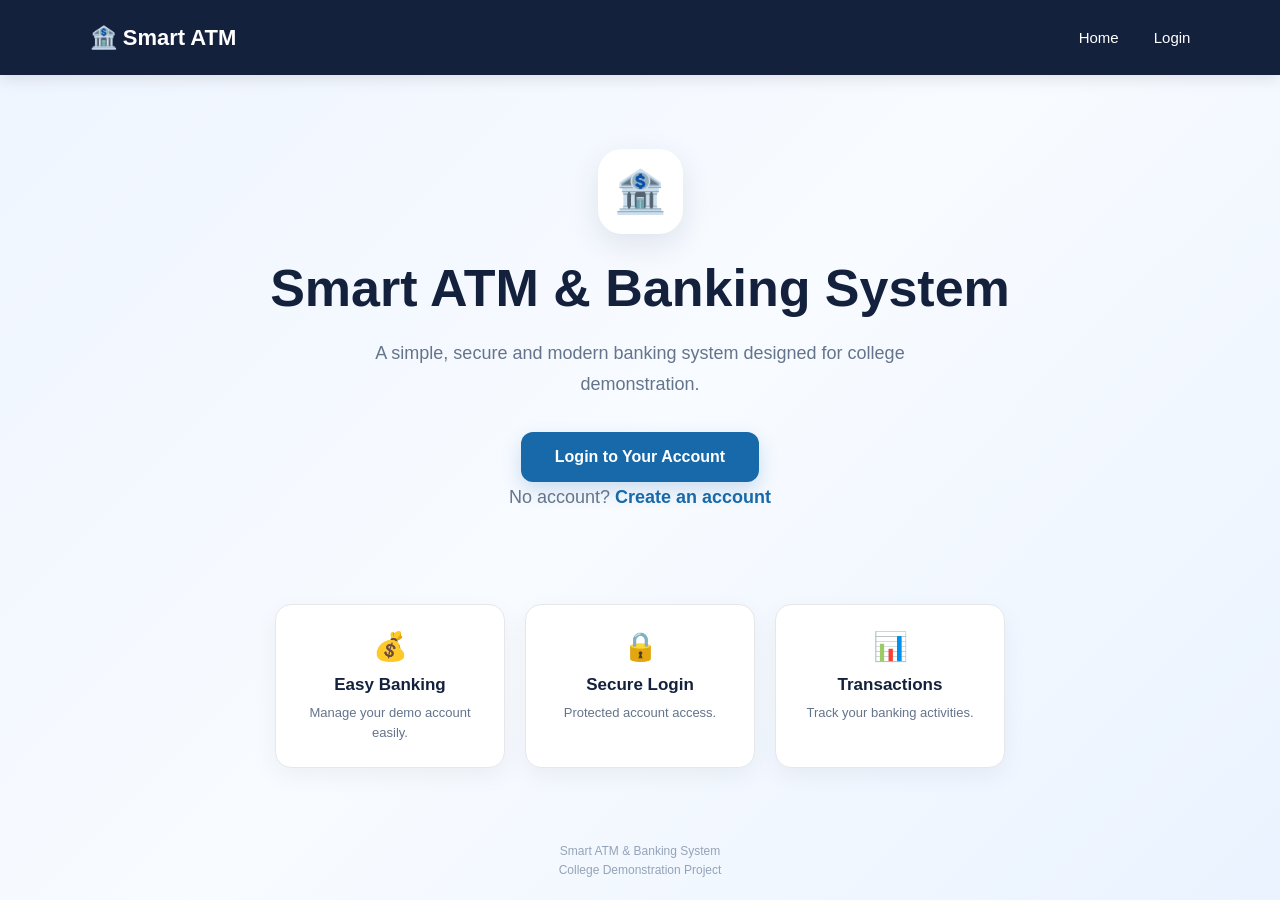
<file: index.html>
﻿<!DOCTYPE html>
<html>

<head>
    <title>Smart ATM & Banking System</title>

    <link rel="stylesheet" href="style.css">
</head>

<body class="home-page">

    <!-- NAVIGATION -->

    <nav class="home-navbar">

        <div class="logo">
            🏦 Smart ATM
        </div>

        <div class="home-links">
            <a href="index.html">Home</a>
            <a href="login.html">Login</a>
        </div>

    </nav>


    <!-- HERO SECTION -->

    <main class="home-hero">

        <div class="hero-content">

            <div class="hero-icon">
                🏦
            </div>

            <h1>
                Smart ATM & Banking System
            </h1>

            <p>
                A simple, secure and modern banking system
                designed for college demonstration.
            </p>

            <a href="login.html">
    <button class="hero-login-button">
        Login to Your Account
    </button>
</a>

<p class="create-account-text">
    No account?
    <a href="create-account.html">Create an account</a>
</p>

        </div>


        <!-- FEATURES -->

        <div class="home-features">

            <div class="feature-card">
                <span>💰</span>
                <h3>Easy Banking</h3>
                <p>Manage your demo account easily.</p>
            </div>

            <div class="feature-card">
                <span>🔒</span>
                <h3>Secure Login</h3>
                <p>Protected account access.</p>
            </div>

            <div class="feature-card">
                <span>📊</span>
                <h3>Transactions</h3>
                <p>Track your banking activities.</p>
            </div>

        </div>

    </main>


    <!-- FOOTER -->

    <footer class="home-footer">

        Smart ATM & Banking System
        <br>

        College Demonstration Project

    </footer>

</body>

</html>
</file>
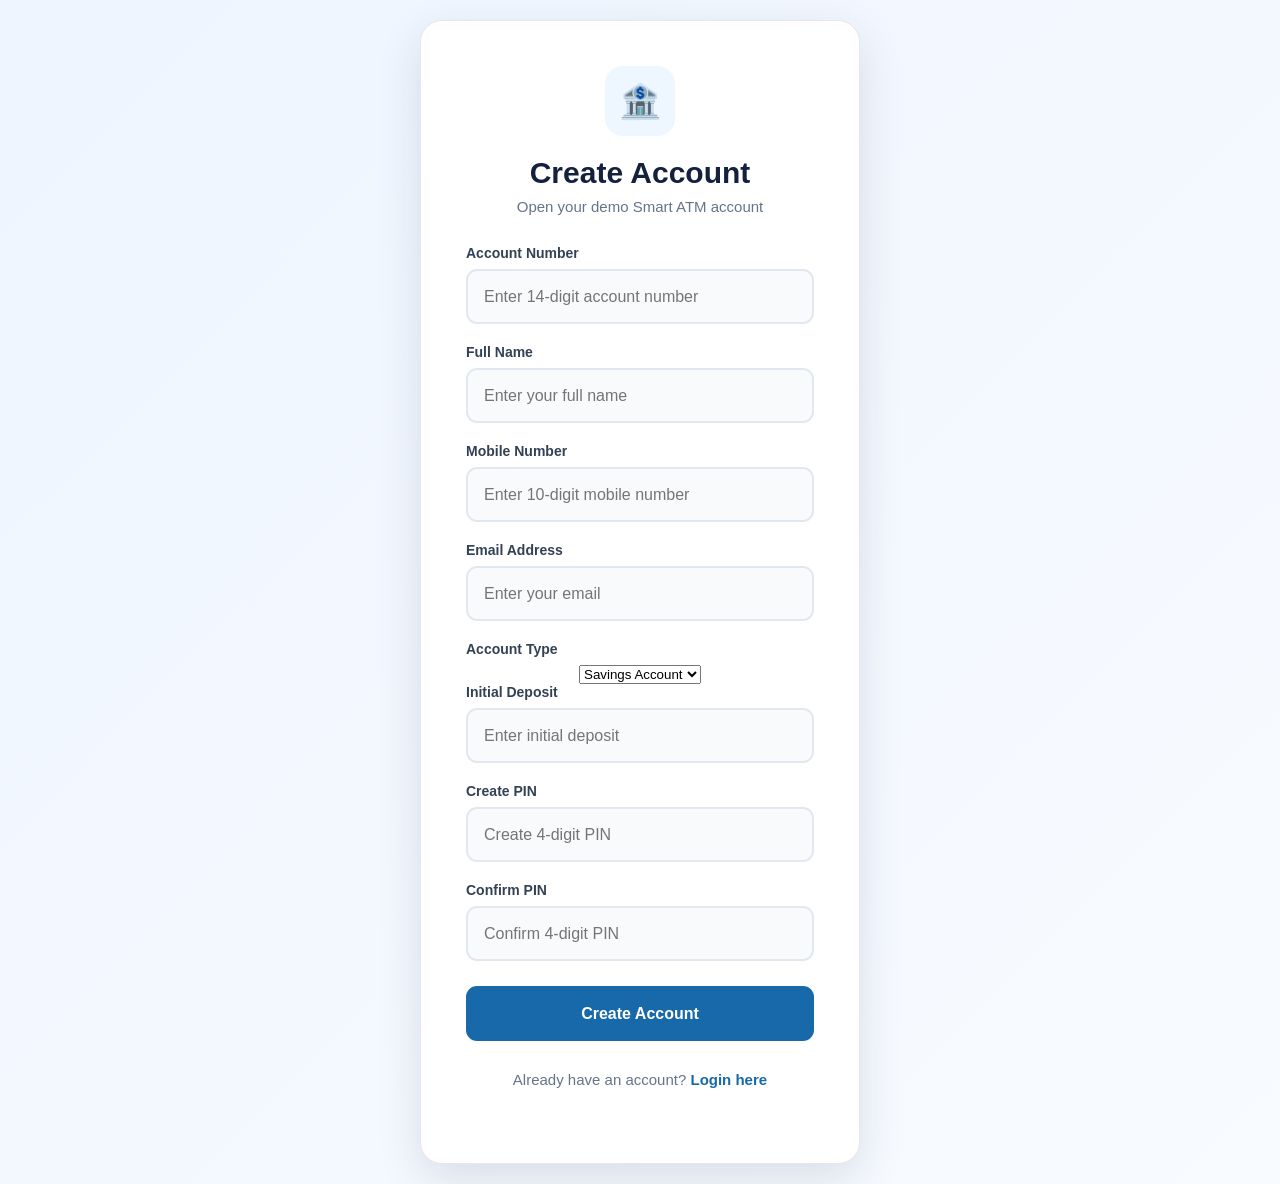
<file: create-account.html>
<!DOCTYPE html>
<html>

<head>
    <title>Create Account - Smart ATM</title>
    <link rel="stylesheet" href="style.css">
</head>

<body class="login-page">

    <div class="login-container">

        <div class="login-icon">
            🏦
        </div>

        <h1>Create Account</h1>

        <p>Open your demo Smart ATM account</p>
        <label>Account Number</label>

<input
    type="text"
    id="newAccountNumber"
    placeholder="Enter 14-digit account number"
    maxlength="14"
>

        <label>Full Name</label>

        <input
            type="text"
            id="fullName"
            placeholder="Enter your full name"
        >

        <label>Mobile Number</label>

        <input
            type="tel"
            id="mobile"
            placeholder="Enter 10-digit mobile number"
            maxlength="10"
        >

        <label>Email Address</label>

        <input
            type="email"
            id="email"
            placeholder="Enter your email"
        >

        <label>Account Type</label>

        <select id="accountType">
            <option value="Savings">Savings Account</option>
            <option value="Current">Current Account</option>
        </select>

        <label>Initial Deposit</label>

        <input
            type="number"
            id="initialDeposit"
            placeholder="Enter initial deposit"
        >

        <label>Create PIN</label>

        <input
            type="password"
            id="newPin"
            placeholder="Create 4-digit PIN"
            maxlength="4"
        >

        <label>Confirm PIN</label>

        <input
            type="password"
            id="confirmPin"
            placeholder="Confirm 4-digit PIN"
            maxlength="4"
        >

        <button onclick="createAccount()">
            Create Account
        </button>

        <p id="createMessage"></p>

        <p class="create-account-text">
            Already have an account?
            <a href="login.html">Login here</a>
        </p>

    </div>

    <script src="script.js"></script>

</body>

</html>
</file>
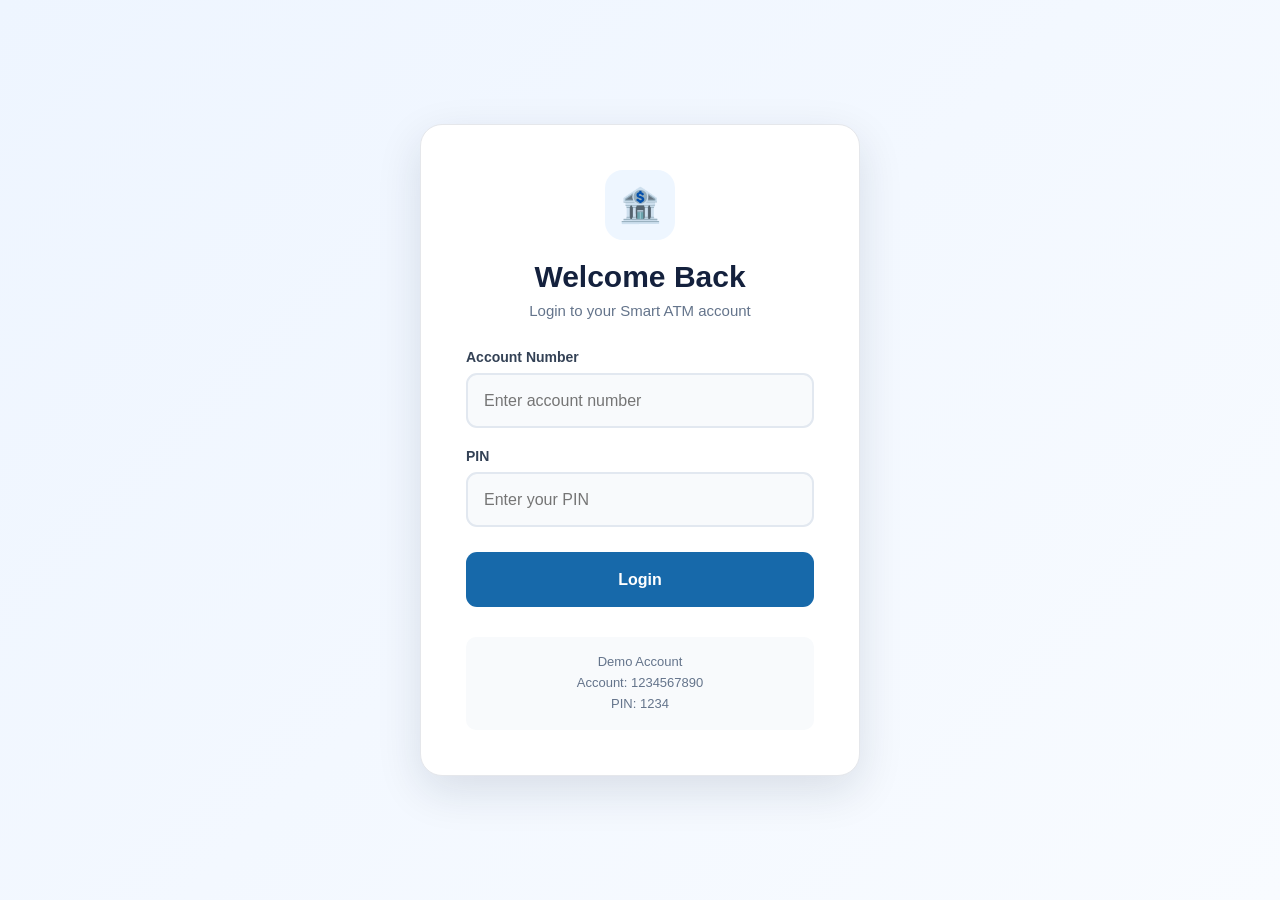
<file: dashboard.html>
﻿<!DOCTYPE html>

<html>

<head>
    <title>Smart ATM & Banking System</title>
    <link rel="stylesheet" href="style.css">
</head>

<body>

    ```
    <!-- Top Navigation -->
    <nav class="navbar">

        <h2>Smart ATM</h2>

        <div>
            <a href="dashboard.html">Dashboard</a>
            <a href="index.html">Logout</a>
        </div>

    </nav>


    <!-- Main Layout -->
    <div class="main-container">

        <!-- Sidebar -->
        <aside class="sidebar">

            <h3>Banking Menu</h3>

            <button onclick="showHome()">
                🏠 Dashboard
            </button>

            <button onclick="showDeposit()">
                💰 Deposit
            </button>

            <button onclick="showWithdraw()">
                💸 Withdraw
            </button>

            <button onclick="showTransfer()">
                🔄 Transfer
            </button>

            <button onclick="showTransactions()">
                📋 Transactions
            </button>

        </aside>


        <!-- Large Main Screen -->
        <main class="content">

            <!-- Home Screen -->
            <div id="homeScreen">

                <h1>Welcome to Smart ATM</h1>

                <p>Manage your demo bank account easily.</p>


                <div class="balance-card">

                    <p>Available Balance</p>

                    <h1 id="balance">₹25,000</h1>

                </div>


                <div class="quick-actions">

                    <button onclick="showDeposit()">
                        Deposit Money
                    </button>

                    <button onclick="showWithdraw()">
                        Withdraw Money
                    </button>

                    <button onclick="showTransfer()">
                        Transfer Money
                    </button>

                </div>

            </div>


            <!-- Deposit Screen -->
            <div id="depositScreen" class="operation-screen">

                <h1>Deposit Money</h1>

                <p>Add money to your demo bank account.</p>

                <div class="operation-card">

                    <h3>Current Balance</h3>

                    <h2 id="depositBalance">₹25,000</h2>

                    <label>Enter Amount</label>

                    <input type="number"
                           id="depositAmount"
                           placeholder="Enter amount">

                    <button onclick="depositMoney()">
                        Deposit Money
                    </button>

                    <p id="depositMessage"></p>

                </div>

            </div>


            <!-- Withdraw Screen -->
            <div id="withdrawScreen" class="operation-screen">

                <h1>Withdraw Money</h1>

                <p>Withdraw money from your demo account.</p>

                <div class="operation-card">

                    <h3>Current Balance</h3>

                    <h2 id="withdrawBalance">₹25,000</h2>

                    <label>Enter Amount</label>

                    <input type="number"
                           id="withdrawAmount"
                           placeholder="Enter amount">

                    <button onclick="withdrawMoney()">
                        Withdraw Money
                    </button>

                    <p id="withdrawMessage"></p>

                </div>

            </div>


            <!-- Transfer Screen -->
            <div id="transferScreen" class="operation-screen">

                <h1>Transfer Money</h1>

                <p>Transfer money to another demo account.</p>

                <div class="operation-card">

                    <h3>Current Balance</h3>

                    <h2 id="transferBalance">₹25,000</h2>

                    <label>Recipient Account Number</label>

                    <input type="text"
                           id="recipientAccount"
                           placeholder="Enter account number">

                    <label>Transfer Amount</label>

                    <input type="number"
                           id="transferAmount"
                           placeholder="Enter amount">

                    <button onclick="transferMoney()">
                        Transfer Money
                    </button>

                    <p id="transferMessage"></p>

                </div>

            </div>


            <!-- Transaction Screen -->
           
<div id="transactionScreen" class="operation-screen">
    <h1>Transaction History</h1>
    <p>View your recent demo transactions.</p>

    <div class="transaction-card">
        <ul id="transactions">
            <li>Account created — ₹25,000</li>
        </ul>
    </div>

    <!-- Receipt Section -->
    <div id="receiptSection" class="receipt-section">

        <h2>🧾 Transaction Receipt</h2>

        <div id="receiptContent">
            <!-- Receipt will appear here -->
        </div>

        <button onclick="printReceipt()" class="receipt-button">
            🖨️ Print / Save Receipt
        </button>

    </div>

</div>

        </main>

    </div>


    <script src="script.js"></script>
    ```

</body>

</html>
</file>
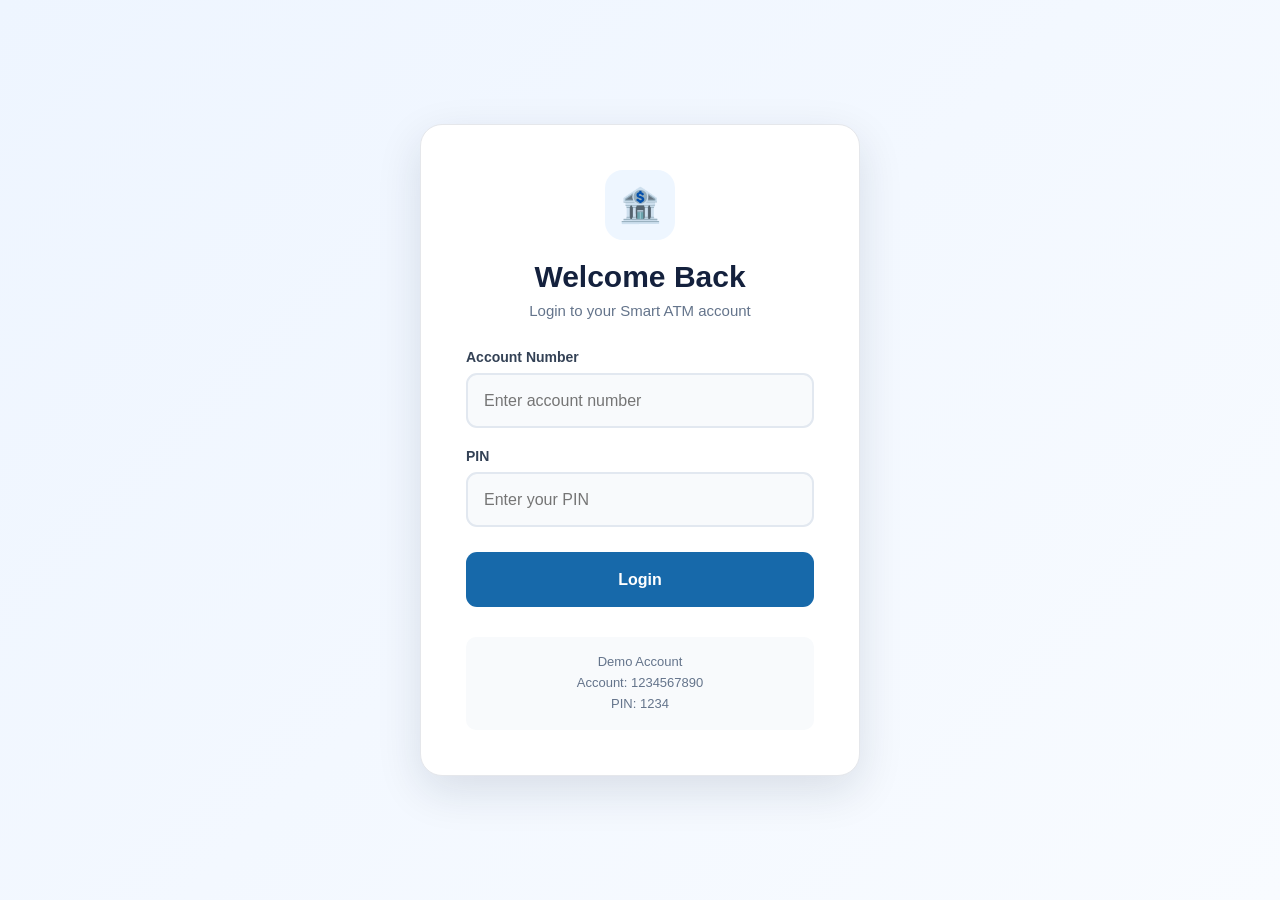
<file: login.html>
﻿<!DOCTYPE html>
<html>

<head>
    <title>Login - Smart ATM</title>
    <link rel="stylesheet" href="style.css">
</head>

<body class="login-page">

    <div class="login-container">

        <div class="login-icon">
            🏦
        </div>

        <h1>Welcome Back</h1>

        <p>Login to your Smart ATM account</p>

        <label>Account Number</label>

        <input type="text"
               id="accountNumber"
               placeholder="Enter account number">

        <label>PIN</label>

        <input type="password"
               id="pin"
               placeholder="Enter your PIN">

        <button onclick="login()">
            Login
        </button>

        <p id="message"></p>

        <div class="demo-info">
            Demo Account<br>
            Account: 1234567890<br>
            PIN: 1234
        </div>

    </div>

    <script src="script.js"></script>

</body>

</html>
</file>
<file: style.css>
﻿/* ================================
   GLOBAL
================================ */

* {
    margin: 0;
    padding: 0;
    box-sizing: border-box;
}

body {
    font-family: "Segoe UI", Arial, sans-serif;
    background: #f5f7fb;
    color: #1e293b;
}


/* ================================
   NAVBAR
================================ */

.navbar {
    height: 72px;
    background: #14213d;
    color: white;
    display: flex;
    justify-content: space-between;
    align-items: center;
    padding: 0 40px;
    box-shadow: 0 3px 12px rgba(0,0,0,0.08);
}

    .navbar h2 {
        font-size: 24px;
        font-weight: 700;
    }

    .navbar a {
        color: white;
        text-decoration: none;
        margin-left: 28px;
        font-size: 15px;
    }

        .navbar a:hover {
            color: #8ecae6;
        }


/* ================================
   MAIN LAYOUT
================================ */

.main-container {
    display: flex;
    min-height: calc(100vh - 72px);
}


/* ================================
   SIDEBAR
================================ */

.sidebar {
    width: 245px;
    background: #ffffff;
    padding: 30px 18px;
    border-right: 1px solid #e5e7eb;
}

    .sidebar h3 {
        color: #64748b;
        font-size: 13px;
        text-transform: uppercase;
        letter-spacing: 1px;
        margin-bottom: 20px;
        padding-left: 12px;
    }

    .sidebar button {
        width: 100%;
        background: transparent;
        color: #475569;
        border: none;
        text-align: left;
        padding: 14px 16px;
        margin-bottom: 8px;
        border-radius: 10px;
        cursor: pointer;
        font-size: 15px;
        transition: 0.2s;
    }

        .sidebar button:hover {
            background: #eef6ff;
            color: #1769aa;
            transform: translateX(3px);
        }


/* ================================
   CONTENT
================================ */

.content {
    flex: 1;
    padding: 45px;
    background: #f5f7fb;
}

    .content h1 {
        font-size: 32px;
        color: #14213d;
        margin-bottom: 10px;
    }

    .content > div > p {
        color: #64748b;
    }


/* ================================
   BALANCE CARD
================================ */

.balance-card {
    width: 100%;
    max-width: 750px;
    margin-top: 30px;
    padding: 35px;
    background: linear-gradient( 135deg, #14213d, #2457a6 );
    color: white;
    border-radius: 20px;
    box-shadow: 0 12px 30px rgba(20,33,61,0.20);
}

    .balance-card p {
        color: #dbeafe;
        margin-bottom: 12px;
    }

    .balance-card h1 {
        color: white;
        font-size: 40px;
    }


/* ================================
   QUICK ACTIONS
================================ */

.quick-actions {
    display: flex;
    gap: 15px;
    margin-top: 30px;
    flex-wrap: wrap;
}

    .quick-actions button {
        background: white;
        color: #14213d;
        border: 1px solid #e2e8f0;
        padding: 15px 24px;
        border-radius: 12px;
        cursor: pointer;
        font-size: 15px;
        font-weight: 600;
        transition: 0.2s;
        box-shadow: 0 4px 12px rgba(0,0,0,0.05);
    }

        .quick-actions button:hover {
            background: #1769aa;
            color: white;
            transform: translateY(-2px);
        }


/* ================================
   OPERATION SCREENS
================================ */

.operation-screen {
    display: none;
    max-width: 850px;
}

    .operation-screen h1 {
        font-size: 34px;
        color: #14213d;
        margin-bottom: 8px;
    }


/* ================================
   OPERATION CARD
================================ */

.operation-card {
    background: white;
    max-width: 700px;
    margin-top: 35px;
    padding: 42px;
    border-radius: 20px;
    border: 1px solid #e5e7eb;
    box-shadow: 0 10px 30px rgba(0,0,0,0.06);
}

    .operation-card h3 {
        color: #64748b;
        font-size: 14px;
        margin-bottom: 8px;
    }

    .operation-card h2 {
        color: #14213d;
        font-size: 30px;
        margin-bottom: 35px;
    }


    /* ================================
   LABEL
================================ */

    .operation-card label {
        display: block;
        color: #334155;
        font-weight: 600;
        margin-bottom: 10px;
    }


    /* ================================
   INPUT BOX
================================ */

    .operation-card input {
        width: 100%;
        height: 58px;
        padding: 0 18px;
        margin-bottom: 22px;
        border: 2px solid #e2e8f0;
        border-radius: 12px;
        background: #f8fafc;
        color: #1e293b;
        font-size: 17px;
        outline: none;
        transition: 0.2s;
    }

        .operation-card input:focus {
            border-color: #3b82f6;
            background: white;
            box-shadow: 0 0 0 4px rgba(59,130,246,0.10);
        }

        .operation-card input::placeholder {
            color: #94a3b8;
        }


    /* ================================
   OPERATION BUTTON
================================ */

    .operation-card button {
        width: 100%;
        height: 56px;
        background: #1769aa;
        color: white;
        border: none;
        border-radius: 12px;
        font-size: 16px;
        font-weight: 600;
        cursor: pointer;
        transition: 0.2s;
    }

        .operation-card button:hover {
            background: #12558a;
            transform: translateY(-1px);
            box-shadow: 0 6px 15px rgba(23,105,170,0.20);
        }


/* ================================
   MESSAGES
================================ */

#depositMessage,
#withdrawMessage,
#transferMessage {
    margin-top: 18px;
    font-weight: 600;
    color: #1769aa;
}


/* ================================
   TRANSACTION HISTORY
================================ */

.transaction-card {
    background: white;
    max-width: 850px;
    margin-top: 30px;
    padding: 25px;
    border-radius: 18px;
    border: 1px solid #e5e7eb;
    box-shadow: 0 8px 25px rgba(0,0,0,0.05);
}

    .transaction-card ul {
        list-style: none;
        padding: 0;
    }

    .transaction-card li {
        padding: 18px;
        border-bottom: 1px solid #eef2f7;
        color: #475569;
    }

        .transaction-card li:last-child {
            border-bottom: none;
        }


/* ================================
   MOBILE
================================ */

@media (max-width: 768px) {

    .main-container {
        flex-direction: column;
    }

    .sidebar {
        width: 100%;
        border-right: none;
        border-bottom: 1px solid #e5e7eb;
    }

    .content {
        padding: 25px;
    }

    .navbar {
        padding: 0 20px;
    }

        .navbar a {
            margin-left: 12px;
        }

    .operation-card {
        padding: 25px;
    }

    .balance-card h1 {
        font-size: 32px;
    }
}

/* ================================
   LOGIN PAGE
================================ */

.login-page {
    min-height: 100vh;
    display: flex;
    justify-content: center;
    align-items: center;
    background: linear-gradient( 135deg, #eef5ff, #f8fbff );
    padding: 20px;
}


/* LOGIN CARD */

.login-container {
    width: 100%;
    max-width: 440px;
    background: white;
    padding: 45px;
    border-radius: 22px;
    text-align: center;
    box-shadow: 0 15px 45px rgba(20, 33, 61, 0.12);
    border: 1px solid #e5e7eb;
}


/* ICON */

.login-icon {
    width: 70px;
    height: 70px;
    margin: 0 auto 20px;
    display: flex;
    align-items: center;
    justify-content: center;
    background: #eef6ff;
    border-radius: 18px;
    font-size: 34px;
}


/* HEADING */

.login-container h1 {
    color: #14213d;
    font-size: 30px;
    margin-bottom: 8px;
}


/* DESCRIPTION */

.login-container > p {
    color: #64748b;
    margin-bottom: 30px;
    font-size: 15px;
}


/* LABEL */

.login-container label {
    display: block;
    text-align: left;
    color: #334155;
    font-size: 14px;
    font-weight: 600;
    margin-bottom: 8px;
}


/* INPUT */

.login-container input {
    width: 100%;
    height: 55px;
    padding: 0 16px;
    margin-bottom: 20px;
    border: 2px solid #e2e8f0;
    border-radius: 11px;
    background: #f8fafc;
    font-size: 16px;
    outline: none;
}


    .login-container input:focus {
        border-color: #3b82f6;
        background: white;
        box-shadow: 0 0 0 4px rgba(59,130,246,0.10);
    }


/* LOGIN BUTTON */

.login-container button {
    width: 100%;
    height: 55px;
    border: none;
    border-radius: 11px;
    background: #1769aa;
    color: white;
    font-size: 16px;
    font-weight: 600;
    cursor: pointer;
    margin-top: 5px;
}


    .login-container button:hover {
        background: #12558a;
        transform: translateY(-1px);
    }


/* ERROR MESSAGE */

#message {
    margin-top: 15px;
    color: #dc2626;
    font-size: 14px;
    font-weight: 600;
}


/* DEMO INFORMATION */

.demo-info {
    margin-top: 25px;
    padding: 15px;
    background: #f8fafc;
    border-radius: 10px;
    color: #64748b;
    font-size: 13px;
    line-height: 1.6;
}
/* ================================
   HOME PAGE
================================ */

.home-page {
    min-height: 100vh;
    background: linear-gradient( 135deg, #eef5ff 0%, #f8fbff 50%, #eaf3ff 100% );
    color: #14213d;
    display: flex;
    flex-direction: column;
}


/* ================================
   HOME NAVBAR
================================ */

.home-navbar {
    height: 75px;
    width: 100%;
    background: #14213d;
    color: white;
    display: flex;
    align-items: center;
    justify-content: space-between;
    padding: 0 7%;
    box-shadow: 0 4px 15px rgba(0,0,0,0.10);
}


.logo {
    font-size: 22px;
    font-weight: 700;
}


.home-links {
    display: flex;
    gap: 35px;
}


    .home-links a {
        color: white;
        text-decoration: none;
        font-size: 15px;
        font-weight: 500;
        transition: 0.2s;
    }


        .home-links a:hover {
            color: #8ecae6;
        }


/* ================================
   HERO
================================ */

.home-hero {
    flex: 1;
    width: 100%;
    display: flex;
    flex-direction: column;
    align-items: center;
    justify-content: center;
    text-align: center;
    padding: 70px 20px 50px;
}


.hero-content {
    max-width: 850px;
}


/* ICON */

.hero-icon {
    width: 85px;
    height: 85px;
    margin: 0 auto 25px;
    display: flex;
    align-items: center;
    justify-content: center;
    background: white;
    border-radius: 24px;
    font-size: 42px;
    box-shadow: 0 10px 30px rgba(20,33,61,0.10);
}


/* HEADING */

.hero-content h1 {
    font-size: 52px;
    line-height: 1.15;
    color: #14213d;
    margin-bottom: 20px;
}


/* DESCRIPTION */

.hero-content p {
    max-width: 650px;
    margin: 0 auto 32px;
    color: #64748b;
    font-size: 18px;
    line-height: 1.7;
}


/* LOGIN BUTTON */

.hero-login-button {
    padding: 16px 34px;
    background: #1769aa;
    color: white;
    border: none;
    border-radius: 12px;
    font-size: 16px;
    font-weight: 600;
    cursor: pointer;
    box-shadow: 0 8px 20px rgba(23,105,170,0.20);
    transition: 0.2s;
}


    .hero-login-button:hover {
        background: #12558a;
        transform: translateY(-2px);
        box-shadow: 0 12px 25px rgba(23,105,170,0.25);
    }


/* ================================
   FEATURE CARDS
================================ */

.home-features {
    display: flex;
    justify-content: center;
    gap: 20px;
    margin-top: 60px;
    flex-wrap: wrap;
}


.feature-card {
    width: 230px;
    background: white;
    padding: 25px 20px;
    border-radius: 16px;
    border: 1px solid #e5e7eb;
    box-shadow: 0 8px 25px rgba(0,0,0,0.05);
    transition: 0.2s;
}


    .feature-card:hover {
        transform: translateY(-5px);
        box-shadow: 0 12px 30px rgba(0,0,0,0.08);
    }


    .feature-card span {
        font-size: 28px;
    }


    .feature-card h3 {
        margin: 12px 0 8px;
        color: #14213d;
        font-size: 17px;
    }


    .feature-card p {
        color: #64748b;
        font-size: 13px;
        line-height: 1.5;
        margin: 0;
    }


/* ================================
   FOOTER
================================ */

.home-footer {
    text-align: center;
    padding: 20px;
    color: #94a3b8;
    font-size: 12px;
    line-height: 1.6;
}


/* ================================
   MOBILE HOME PAGE
================================ */

@media (max-width: 768px) {

    .home-navbar {
        padding: 0 20px;
    }

    .hero-content h1 {
        font-size: 36px;
    }

    .hero-content p {
        font-size: 16px;
    }

    .home-links {
        gap: 15px;
    }

    .feature-card {
        width: 100%;
        max-width: 320px;
    }
}
/* ================================
   RECEIPT SECTION
================================ */

.receipt-section {
    display: none;
    max-width: 650px;
    margin-top: 30px;
    background: white;
    padding: 30px;
    border-radius: 15px;
    box-shadow: 0 5px 20px rgba(0,0,0,0.08);
}

.receipt-section > h2 {
    color: #14213d;
    margin-bottom: 20px;
}


/* Receipt Paper */

.receipt {
    max-width: 500px;
    margin: 20px auto;
    padding: 30px;
    background: #ffffff;
    border: 1px dashed #94a3b8;
    border-radius: 8px;
    font-family: Arial, sans-serif;
    color: #14213d;
}

.receipt h2 {
    text-align: center;
    margin-bottom: 8px;
}

.receipt-title {
    text-align: center;
    font-size: 14px;
    font-weight: bold;
    color: #64748b;
    letter-spacing: 1px;
}

.receipt hr {
    border: none;
    border-top: 1px dashed #cbd5e1;
    margin: 18px 0;
}

.receipt p {
    display: flex;
    justify-content: space-between;
    gap: 20px;
    margin: 12px 0;
    font-size: 14px;
}

.receipt p strong {
    color: #334155;
}

.receipt h3 {
    text-align: center;
    color: #15803d;
    margin-top: 20px;
}

.demo-note {
    display: block !important;
    text-align: center !important;
    color: #94a3b8 !important;
    font-size: 11px !important;
    margin-top: 20px !important;
}


/* Print / Save Button */

.receipt-button {
    display: block;
    width: 100%;
    max-width: 500px;
    margin: 20px auto 0;
    padding: 14px;
    border: none;
    border-radius: 10px;
    background: #1769aa;
    color: white;
    font-size: 15px;
    font-weight: 600;
    cursor: pointer;
}

.receipt-button:hover {
    background: #12558a;
}


/* Mobile */

@media (max-width: 768px) {

    .receipt-section {
        padding: 20px;
    }

    .receipt {
        padding: 20px;
    }

    .receipt p {
        font-size: 13px;
    }

}
.create-account-text {
    margin-top: 18px;
    color: #64748b;
    font-size: 14px;
}

.create-account-text a {
    color: #1769aa;
    font-weight: 600;
    text-decoration: none;
}

.create-account-text a:hover {
    text-decoration: underline;
}
</file>
